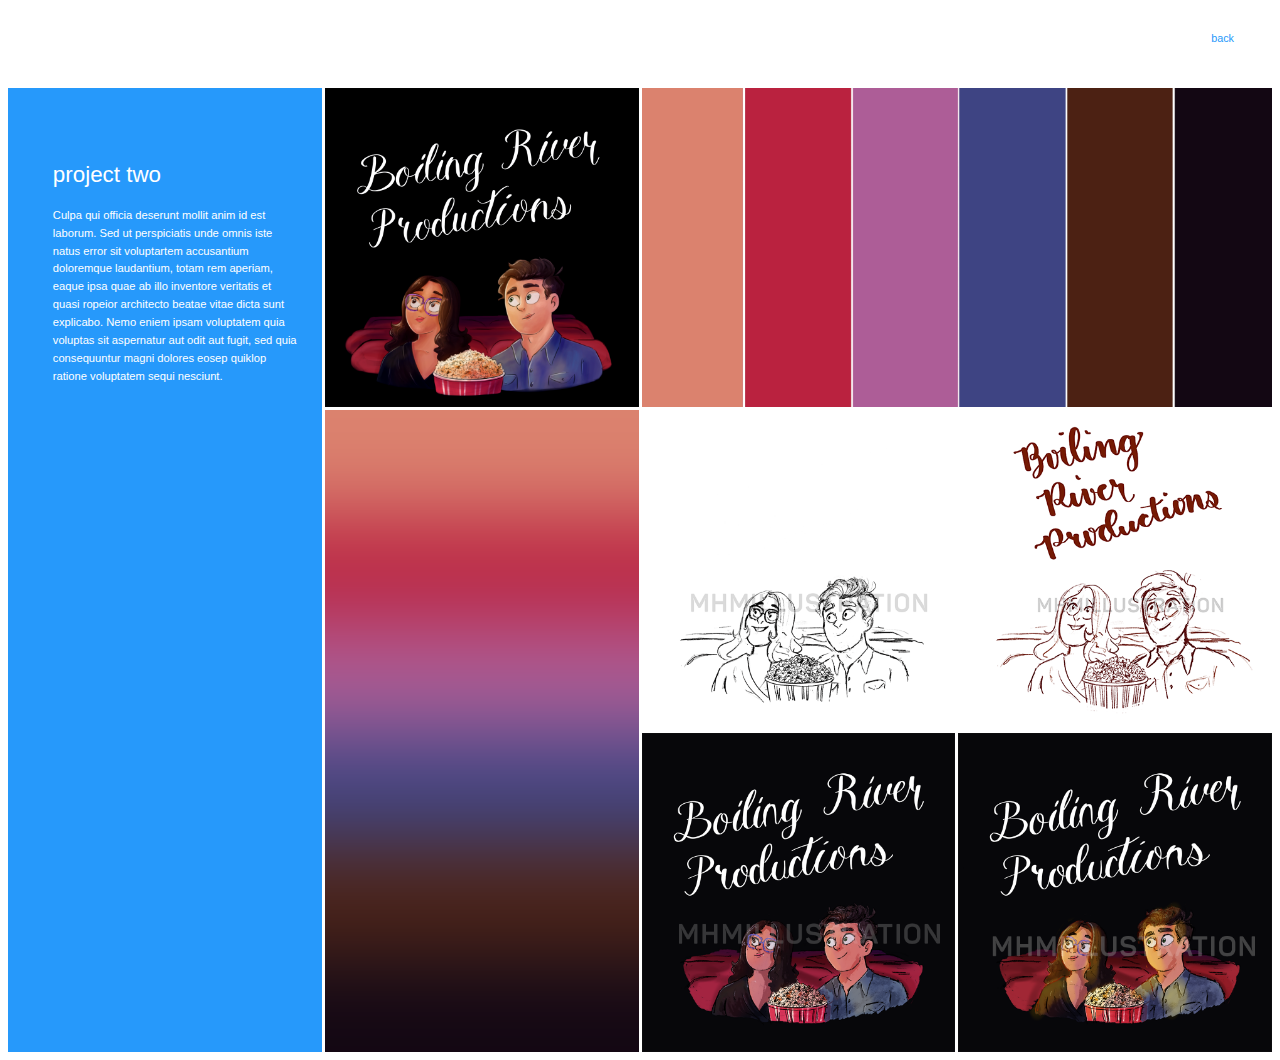
<file: portfolio-project-2.html>
<!DOCTYPE html>
<html>
  <head>
    <title>project 1</title>
    <link rel="stylesheet" type="text/css" href="css/project-2.css" />
  </head>
  <body>
    <header>
      <nav>
        <ul>
          <li><a href="index.html">back</a></li>
        </ul>
      </nav>
    </header>
    <div class="container">
      <!-- PROJECT TEXT -->
      <div class="background"></div>
      <div class="text">
        <p class="title">project two</p>
        <p>
          Culpa qui officia deserunt mollit anim id est laborum. Sed ut
          perspiciatis unde omnis iste natus error sit voluptartem accusantium
          doloremque laudantium, totam rem aperiam, eaque ipsa quae ab illo
          inventore veritatis et quasi ropeior architecto beatae vitae dicta
          sunt explicabo. Nemo eniem ipsam voluptatem quia voluptas sit
          aspernatur aut odit aut fugit, sed quia consequuntur magni dolores
          eosep quiklop ratione voluptatem sequi nesciunt.
      </div>
      <div class="illustration1">
        <img
          class="image"
          src="bilder/project-2/illustration2.png"
          alt="Illustration Project"
        />
      </div>
      <div class="draft-1">
        <img class="image" src="bilder/project-2/entwurf-1.png" alt="Draft 1" />
      </div>
      <div class="draft-2">
        <img class="image" src="bilder/project-2/entwurf-2.png" alt="Draft 2" />
      </div>
      <div class="draft-3">
        <img class="image" src="bilder/project-2/entwurf-3.png" alt="Draft 3" />
      </div>
      <div class="draft-4">
        <img class="image" src="bilder/project-2/entwurf-4.png" alt="Draft 4" />
      </div>
      <div class="draft-5">
        <img class="image" src="bilder/project-2/entwurf-5.png" alt="Draft 5" />
      </div>
      <div class="draft-6">
        <img class="image" src="bilder/project-2/entwurf-6.png" alt="Draft 6" />
      </div>
    </div>
  </body>
</html>
</file>
<file: css/project-2.css>
body {
  font-family: "Open Sans", sans-serif;
  color: rgb(41, 41, 41);
}

a {
  text-decoration: none;
  color: rgb(200, 200, 200);
}

.image {
  height: 100%;
  width: 100%;
}

/* NAVIGATION */

header {
  background-color: #ffffff;
  font-size: 0.9em;
  font-weight: 300;
  position: fixed;
  top: 0;
  width: 100%;
}

ul {
  display: flex;
  flex-direction: row;
  flex-wrap: nowrap;
  justify-content: flex-end;

  color: #2699fb;
  list-style-type: none;
  padding: 1em 0 1em 4.5em;
  margin: 0;
  font-size: 0.75em;
}

li {
  padding: 2em 5em 2em 1em;
}

ul a {
  color: #2699fb;
  text-decoration: none;
}

/* start grid */
.container {
  padding-top: 5em;
  display: grid;
  grid-template-columns: repeat(4, 1fr);
  grid-template-rows: repeat(3, 1fr);
  grid-gap: 3px;
}

/* PROJECT TEXT */

.background {
  background-color: #2699fb;
  grid-column: 1;
  grid-row: 1 / 4;
}

.title {
  font-size: 2em;
}

.text {
  grid-column: 1;
  grid-row: 1;
  padding: 5em 2em 0 4em;
  color: #ffffff;
  font-size: 0.7em;
  line-height: 1.6em;
}

/* PROEJCT IMAGES */

.illustration1 {
  grid-column: 2;
  grid-row: 1;
}

.draft-1 {
  grid-column: 3;
  grid-row: 2;
}

.draft-2 {
  grid-column: 4;
  grid-row: 2;
}

.draft-3 {
  grid-column: 3;
  grid-row: 3;
}

.draft-4 {
  grid-column: 4;
  grid-row: 3;
}

.draft-5 {
  grid-column: 3 / span 2;
  grid-row: 1;
}

.draft-6 {
  grid-column: 2;
  grid-row: 2 / span 2;
}
</file>
